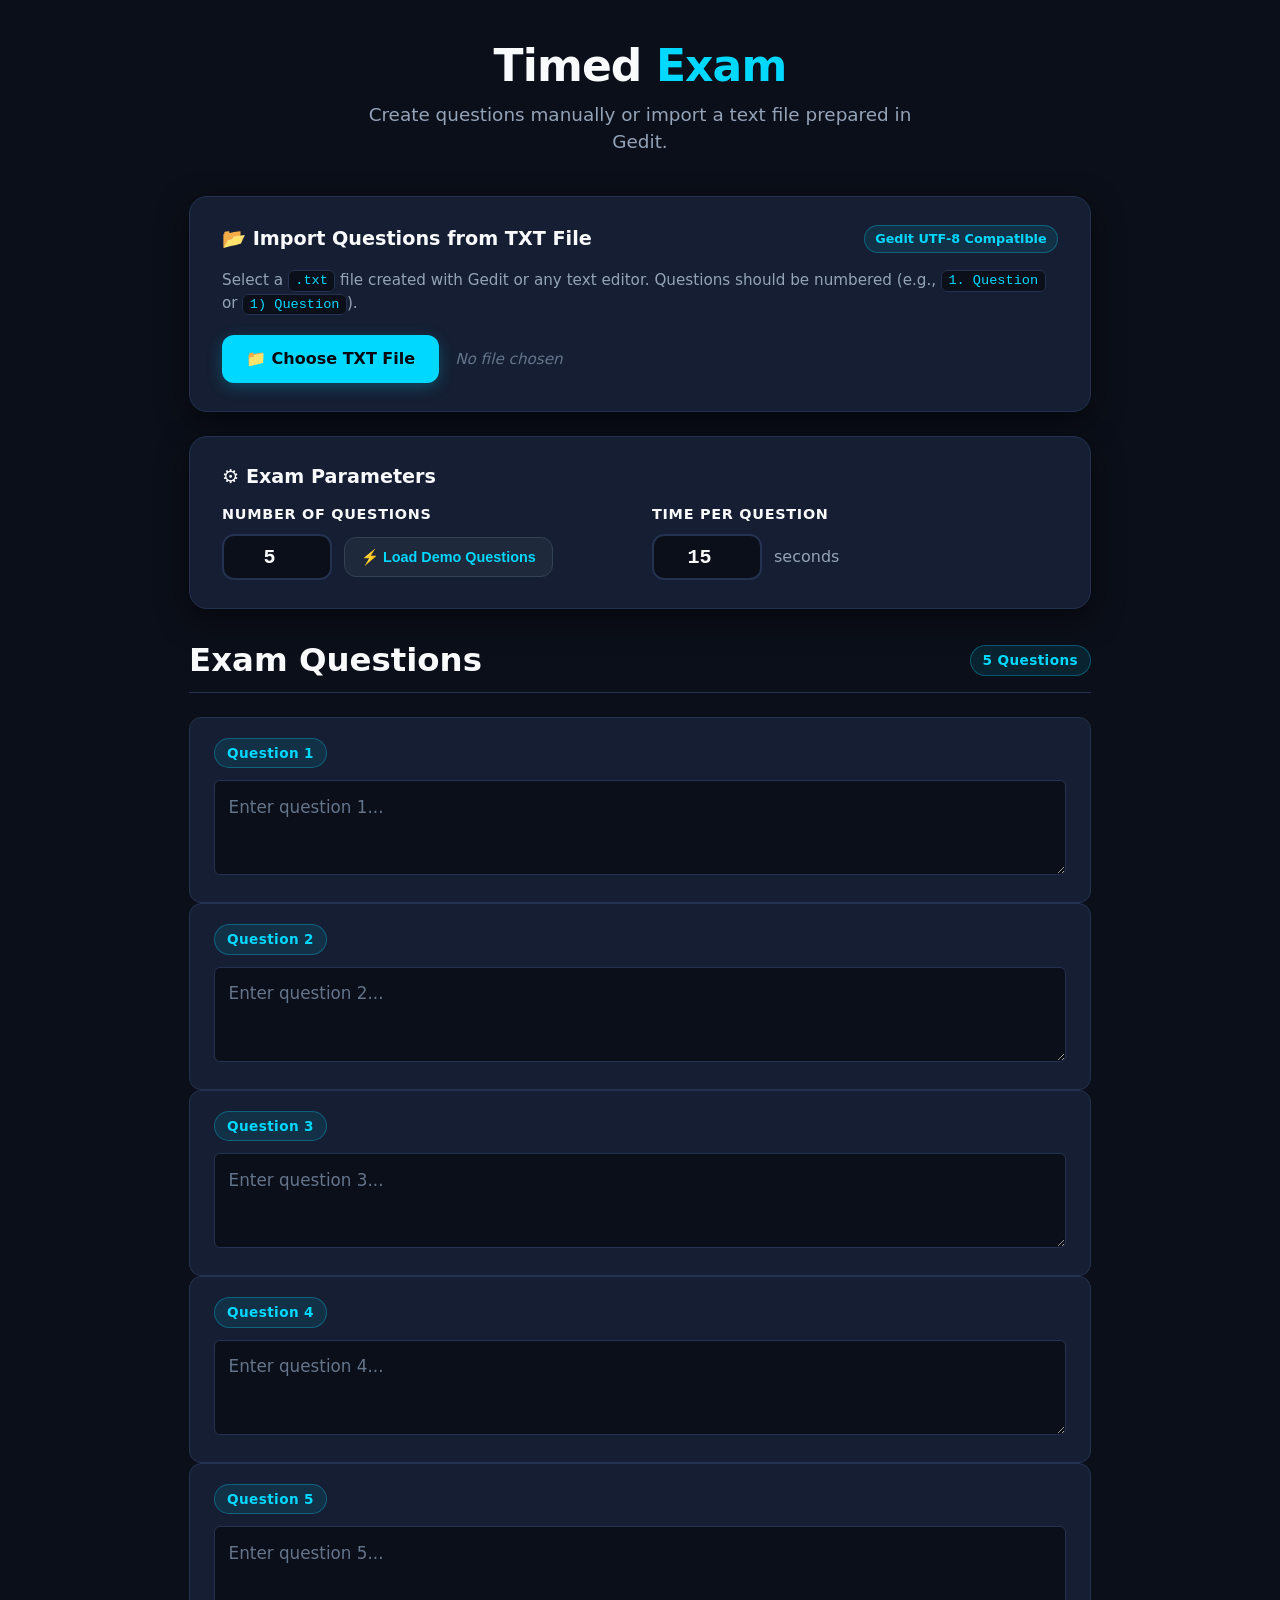
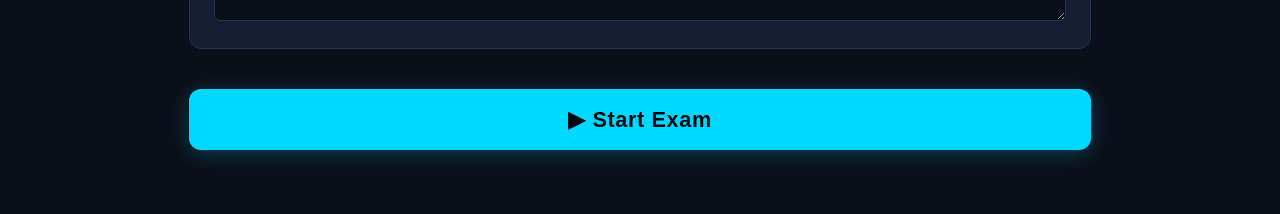
<file: index.html>
<!DOCTYPE html>
<html lang="en">
<head>
  <meta charset="UTF-8">
  <meta name="viewport" content="width=device-width, initial-scale=1.0">
  <title>Timed Exam - Setup</title>
  <meta name="description" content="Configure timed classroom examination questions or import from a Gedit UTF-8 text file.">
  <link rel="stylesheet" href="style.css">
</head>
<body>

  <main class="setup-container">
    
    <!-- HEADER -->
    <header class="setup-header">
      <h1>Timed <span>Exam</span></h1>
      <p class="subtitle">Create questions manually or import a text file prepared in Gedit.</p>
    </header>

    <!-- QUESTION SOURCE & CONFIGURATION CARDS -->
    <div class="setup-grid-cards">
      
      <!-- CARD 1: IMPORT FROM TXT FILE -->
      <section class="config-card import-card" aria-label="Import Questions from File">
        <div class="card-title-row">
          <h3>📂 Import Questions from TXT File</h3>
          <span class="gedit-badge" title="Compatible with Gedit on Ubuntu/Linux UTF-8 files">Gedit UTF-8 Compatible</span>
        </div>
        <p class="card-description">
          Select a <code>.txt</code> file created with Gedit or any text editor. Questions should be numbered (e.g., <code>1. Question</code> or <code>1) Question</code>).
        </p>

        <div class="import-controls-row">
          <label for="fileInput" class="btn-import-file">
            <span>📁 Choose TXT File</span>
            <input type="file" id="fileInput" accept=".txt,text/plain" class="hidden-file-input">
          </label>
          <span id="fileNameDisplay" class="file-name-display">No file chosen</span>
        </div>

        <!-- Import Success Banner -->
        <div id="importSuccessBanner" class="import-success-banner hidden" role="status">
          <span class="success-icon">✓</span>
          <span id="importSuccessMessage">12 questions imported successfully</span>
        </div>
      </section>

      <!-- CARD 2: EXAM TIME & MANUAL CONFIGURATION -->
      <section class="config-card" aria-label="Exam Time Settings">
        <div class="card-title-row">
          <h3>⚙️ Exam Parameters</h3>
        </div>

        <div class="config-grid">
          <!-- Number of Questions Input -->
          <div class="form-group">
            <label for="numQuestions">Number of Questions</label>
            <div class="form-control-row">
              <input 
                type="number" 
                id="numQuestions" 
                class="input-number" 
                value="5" 
                min="1" 
                max="100"
                aria-label="Number of questions"
              >
              <button type="button" id="btnLoadDemo" class="preset-btn" title="Populate with sample classroom questions">
                ⚡ Load Demo Questions
              </button>
            </div>
          </div>

          <!-- Time per Question Input -->
          <div class="form-group">
            <label for="timePerQuestion">Time Per Question</label>
            <div class="form-control-row">
              <input 
                type="number" 
                id="timePerQuestion" 
                class="input-number" 
                value="15" 
                min="1" 
                max="3600"
                aria-label="Time per question in seconds"
              >
              <span class="input-suffix">seconds</span>
            </div>
          </div>
        </div>
      </section>

    </div>

    <!-- VALIDATION ERROR BANNER -->
    <div id="errorBanner" class="error-banner hidden" role="alert">
      <span class="error-icon">⚠️</span>
      <span id="errorMessage">Please complete all required fields correctly.</span>
    </div>

    <!-- DYNAMIC QUESTION INPUTS SECTION -->
    <section class="questions-section" aria-label="Questions List">
      <div class="section-title">
        <h2>Exam Questions</h2>
        <span id="questionsCountBadge" class="question-badge">5 Questions</span>
      </div>

      <div id="questionsContainer">
        <!-- Dynamically generated question cards injected here -->
      </div>
    </section>

    <!-- START EXAM ACTION BUTTON -->
    <button type="button" id="btnStartExam" class="btn-primary-large">
      ▶ Start Exam
    </button>

  </main>

  <!-- OVERWRITE CONFIRMATION MODAL FOR IMPORT -->
  <div id="importConfirmModal" class="modal-overlay hidden" role="dialog" aria-modal="true" aria-labelledby="importConfirmTitle">
    <div class="modal-card">
      <div class="modal-icon">⚠️</div>
      <h2 id="importConfirmTitle" class="modal-title">Replace Questions?</h2>
      <p class="modal-body">You already have questions entered on the setup page. Importing this file will replace your current questions.</p>
      <div class="modal-actions">
        <button type="button" id="btnConfirmImport" class="btn-control btn-play">Replace & Import</button>
        <button type="button" id="btnCancelImport" class="btn-control btn-nav">Cancel</button>
      </div>
    </div>
  </div>

  <script src="script.js"></script>
</body>
</html>
</file>
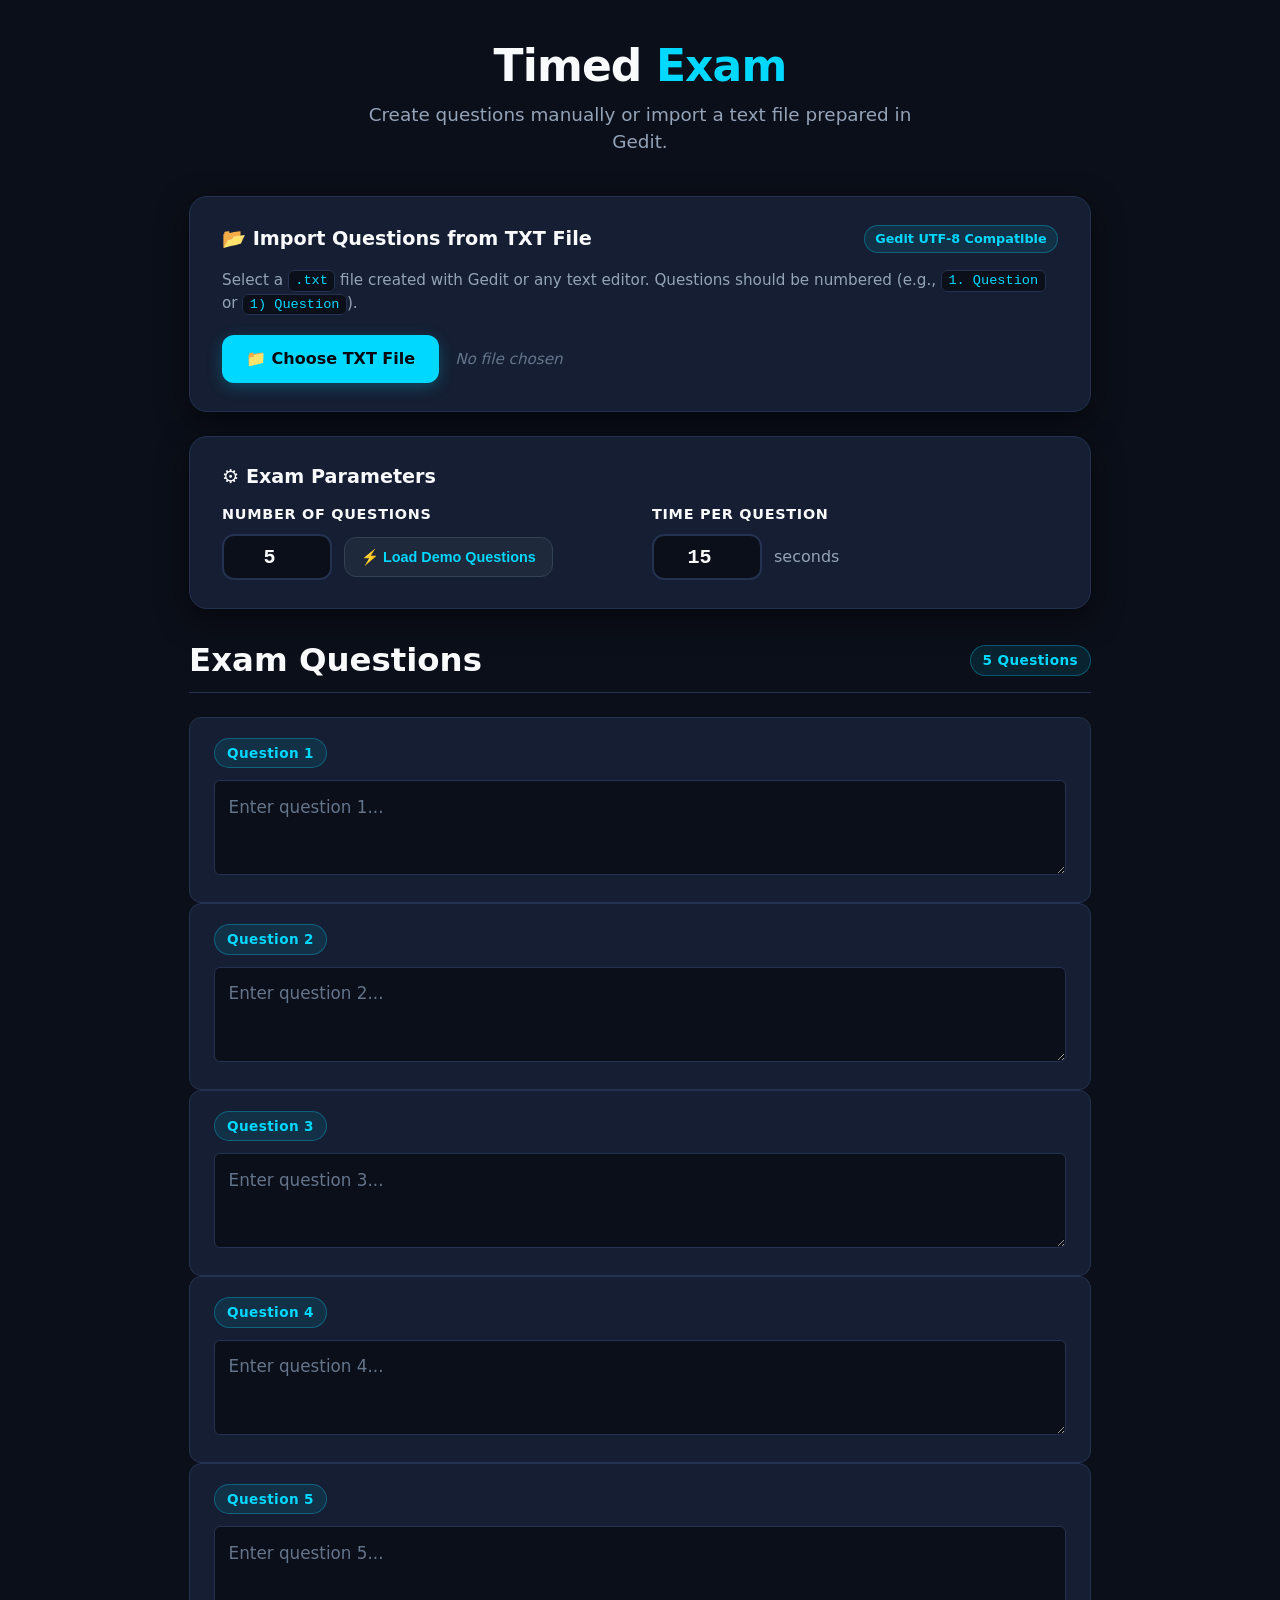
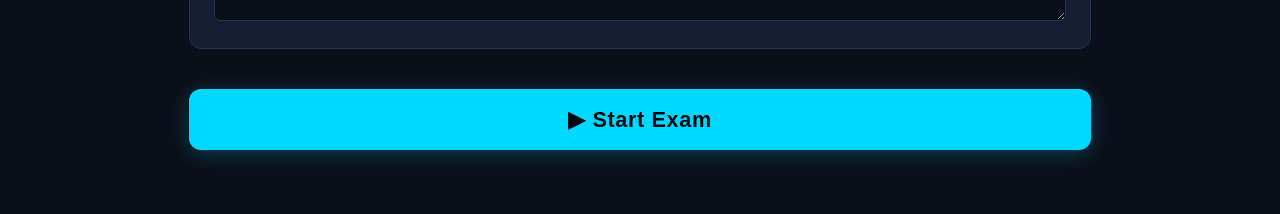
<file: exam.html>
<!DOCTYPE html>
<html lang="en">
<head>
  <meta charset="UTF-8">
  <meta name="viewport" content="width=device-width, initial-scale=1.0">
  <title>Timed Exam - Live Screen</title>
  <meta name="description" content="Classroom timed exam presentation screen with live countdown timer and teacher controls.">
  <link rel="stylesheet" href="style.css">
</head>
<body>

  <div class="exam-layout">
    
    <!-- TOP NAVIGATION & STATUS BAR -->
    <header class="exam-topbar">
      <div class="brand-title">TIMED <span>EXAM</span></div>

      <!-- Center Progress -->
      <div class="progress-container">
        <span id="progressText" class="progress-text">Question 1 of 1</span>
        <div class="progress-bar-bg">
          <div id="progressBarFill" class="progress-bar-fill"></div>
        </div>
      </div>

      <!-- Right Status & Fullscreen -->
      <div class="topbar-right">
        <div id="statusBadge" class="status-badge status-ready">
          <span class="status-dot"></span>
          <span id="statusText">READY</span>
        </div>
        <button type="button" id="btnFullscreen" class="btn-icon-top" title="Toggle Fullscreen (F)">
          ⛶
        </button>
      </div>
    </header>

    <!-- MAIN DISPLAY AREA (QUESTION & TIMER) -->
    <main class="exam-main-content">
      
      <!-- Prominent Question Card with dir="auto" for RTL/LTR Arabic Support -->
      <section id="questionCard" class="question-display-card" aria-live="polite">
        <p id="questionText" class="question-text-content" dir="auto">Loading question...</p>
      </section>

      <!-- Giant Countdown Timer -->
      <section class="timer-container" aria-label="Countdown Timer">
        <div id="timerBox" class="timer-box">
          <div id="timerNumber" class="timer-number">15</div>
          <div class="timer-label">SECONDS</div>
        </div>
      </section>

    </main>

    <!-- BOTTOM TEACHER CONTROLS BAR -->
    <footer class="controls-wrapper">
      
      <!-- Primary Controls Group -->
      <div class="controls-main-group">
        <button type="button" id="btnPrev" class="btn-control btn-nav" title="Previous Question (Left Arrow)">
          ← Previous
        </button>
        <button type="button" id="btnPlay" class="btn-control btn-play" title="Start/Resume Countdown (Spacebar)">
          ▶ Play
        </button>
        <button type="button" id="btnPause" class="btn-control btn-pause" title="Pause Countdown (Spacebar)">
          ⏸ Pause
        </button>
        <button type="button" id="btnStop" class="btn-control btn-stop" title="Stop Exam">
          ⏹ Stop
        </button>
        <button type="button" id="btnNext" class="btn-control btn-nav" title="Next Question (Right Arrow)">
          Next →
        </button>
      </div>

      <!-- Jump To Question Group -->
      <div class="controls-jump-group">
        <label for="jumpInput" class="jump-label">Start from question:</label>
        <input type="number" id="jumpInput" class="input-jump" min="1" value="1" aria-label="Jump to question number">
        <button type="button" id="btnGoJump" class="btn-go">GO</button>
      </div>

    </footer>

    <!-- KEYBOARD SHORTCUTS LEGEND -->
    <aside class="keyboard-legend">
      <span><span class="key-badge">Space</span> Play/Pause</span>
      <span><span class="key-badge">←</span> <span class="key-badge">→</span> Prev / Next</span>
      <span><span class="key-badge">F</span> Fullscreen</span>
    </aside>

  </div>

  <!-- STOP CONFIRMATION MODAL -->
  <div id="stopModal" class="modal-overlay hidden" role="dialog" aria-modal="true" aria-labelledby="stopModalTitle">
    <div class="modal-card">
      <div class="modal-icon">⚠️</div>
      <h2 id="stopModalTitle" class="modal-title">Stop the Exam?</h2>
      <p class="modal-body">Are you sure you want to stop the exam session and return to setup? Your current progress will be lost.</p>
      <div class="modal-actions">
        <button type="button" id="btnConfirmStop" class="btn-control btn-stop">Yes, Stop Exam</button>
        <button type="button" id="btnCancelStop" class="btn-control btn-nav">Cancel</button>
      </div>
    </div>
  </div>

  <!-- EXAM COMPLETION OVERLAY -->
  <div id="completionModal" class="modal-overlay hidden" role="dialog" aria-modal="true" aria-labelledby="completionTitle">
    <div class="modal-card">
      <div class="modal-icon">🎉</div>
      <h2 id="completionTitle" class="modal-title">EXAM COMPLETE</h2>
      <p id="completionMessage" class="modal-body">You have reached the end of the exam. All questions completed!</p>
      <div class="modal-actions">
        <button type="button" id="btnRestartExam" class="btn-control btn-play">🔄 Restart Exam</button>
        <button type="button" id="btnBackToSetup" class="btn-control btn-nav">⚙️ Back to Setup</button>
      </div>
    </div>
  </div>

  <script src="script.js"></script>
</body>
</html>
</file>
<file: style.css>
/* ==========================================================================
   TIMED QUESTION-BY-QUESTION EXAM TEMPLATE - STYLESHEET
   Dark Classroom & Projection-Optimized Theme
   ========================================================================== */

/* --------------------------------------------------------------------------
   1. CSS VARIABLES & THEME TOKENS
   -------------------------------------------------------------------------- */
:root {
  /* Color Palette - Dark Navy & Cyan Accent */
  --bg-dark: #0b0f19;
  --panel-bg: #151e32;
  --panel-bg-hover: #1c2842;
  --panel-border: #24324f;

  /* Accent Colors */
  --accent-cyan: #00d8ff;
  --accent-cyan-hover: #38e1ff;
  --accent-cyan-glow: rgba(0, 216, 255, 0.25);
  
  /* Text Colors */
  --text-primary: #f8fafc;
  --text-secondary: #94a3b8;
  --text-muted: #64748b;

  /* Status Colors */
  --status-ready: #38bdf8;
  --status-ready-bg: rgba(56, 189, 248, 0.12);
  --status-running: #22c55e;
  --status-running-bg: rgba(34, 197, 94, 0.12);
  --status-paused: #f59e0b;
  --status-paused-bg: rgba(245, 158, 11, 0.12);

  /* Timer Urgency Colors */
  --timer-normal: #00d8ff;
  --timer-warning: #f59e0b;
  --timer-danger: #ef4444;
  --timer-danger-bg: rgba(239, 68, 68, 0.15);

  /* Control Button Colors */
  --btn-secondary-bg: #1e293b;
  --btn-secondary-border: #334155;
  --btn-danger-bg: #7f1d1d;
  --btn-danger-hover: #991b1b;
  
  /* Layout & Utility Variables */
  --radius-sm: 6px;
  --radius-md: 12px;
  --radius-lg: 18px;
  --radius-pill: 9999px;
  --transition-fast: 0.15s ease;
  --transition-normal: 0.25s ease;
  --shadow-card: 0 10px 30px rgba(0, 0, 0, 0.5);
  --font-main: system-ui, -apple-system, BlinkMacSystemFont, "Segoe UI", Roboto, Helvetica, Arial, sans-serif;
  --font-mono: ui-monospace, SFMono-Regular, Consolas, "Courier New", monospace;
}

/* --------------------------------------------------------------------------
   2. GLOBAL RESETS & BASE STYLES
   -------------------------------------------------------------------------- */
*, *::before, *::after {
  box-sizing: border-box;
  margin: 0;
  padding: 0;
}

html, body {
  width: 100%;
  min-height: 100vh;
  background-color: var(--bg-dark);
  color: var(--text-primary);
  font-family: var(--font-main);
  line-height: 1.5;
  -webkit-font-smoothing: antialiased;
  overflow-x: hidden;
}

body {
  display: flex;
  flex-direction: column;
}

/* Typography Base */
h1, h2, h3, h4, h5, h6 {
  color: var(--text-primary);
  font-weight: 700;
  line-height: 1.2;
}

a {
  color: var(--accent-cyan);
  text-decoration: none;
}

/* --------------------------------------------------------------------------
   3. SETUP PAGE (INDEX.HTML) STYLES
   -------------------------------------------------------------------------- */
.setup-container {
  max-width: 950px;
  margin: 0 auto;
  padding: 2.5rem 1.5rem 4rem;
  width: 100%;
}

.setup-header {
  text-align: center;
  margin-bottom: 2.5rem;
}

.setup-header h1 {
  font-size: clamp(2rem, 5vw, 2.75rem);
  color: var(--text-primary);
  letter-spacing: -0.02em;
  margin-bottom: 0.5rem;
}

.setup-header h1 span {
  color: var(--accent-cyan);
}

.setup-header .subtitle {
  font-size: 1.15rem;
  color: var(--text-secondary);
  max-width: 600px;
  margin: 0 auto;
}

/* Setup Cards Layout */
.setup-grid-cards {
  display: flex;
  flex-direction: column;
  gap: 1.5rem;
  margin-bottom: 2rem;
}

.config-card {
  background-color: var(--panel-bg);
  border: 1px solid var(--panel-border);
  border-radius: var(--radius-lg);
  padding: 1.75rem 2rem;
  box-shadow: var(--shadow-card);
}

.card-title-row {
  display: flex;
  justify-content: space-between;
  align-items: center;
  margin-bottom: 1rem;
}

.card-title-row h3 {
  font-size: 1.2rem;
  color: var(--text-primary);
}

.card-description {
  color: var(--text-secondary);
  font-size: 0.95rem;
  margin-bottom: 1.25rem;
  line-height: 1.5;
}

.card-description code {
  background-color: var(--bg-dark);
  color: var(--accent-cyan);
  padding: 0.15rem 0.4rem;
  border-radius: var(--radius-sm);
  font-family: var(--font-mono);
  font-size: 0.85rem;
  border: 1px solid var(--panel-border);
}

.gedit-badge {
  background-color: rgba(0, 216, 255, 0.1);
  color: var(--accent-cyan);
  border: 1px solid rgba(0, 216, 255, 0.3);
  padding: 0.2rem 0.65rem;
  border-radius: var(--radius-pill);
  font-size: 0.8rem;
  font-weight: 700;
}

/* File Import Controls */
.import-controls-row {
  display: flex;
  align-items: center;
  gap: 1rem;
  flex-wrap: wrap;
}

.hidden-file-input {
  display: none;
}

.btn-import-file {
  background-color: var(--accent-cyan);
  color: #040810;
  font-weight: 700;
  font-size: 1rem;
  padding: 0.75rem 1.5rem;
  border-radius: var(--radius-md);
  cursor: pointer;
  display: inline-flex;
  align-items: center;
  gap: 0.5rem;
  transition: all var(--transition-fast);
  box-shadow: 0 4px 15px var(--accent-cyan-glow);
}

.btn-import-file:hover {
  background-color: var(--accent-cyan-hover);
  transform: translateY(-2px);
  box-shadow: 0 6px 20px rgba(0, 216, 255, 0.35);
}

.file-name-display {
  color: var(--text-muted);
  font-size: 0.95rem;
  font-style: italic;
  max-width: 300px;
  overflow: hidden;
  text-overflow: ellipsis;
  white-space: nowrap;
}

.file-name-display.active {
  color: var(--text-primary);
  font-style: normal;
  font-weight: 600;
}

/* Import Success Banner */
.import-success-banner {
  background-color: rgba(34, 197, 94, 0.15);
  border: 1px solid rgba(34, 197, 94, 0.4);
  color: #4ac775;
  padding: 0.75rem 1rem;
  border-radius: var(--radius-md);
  font-weight: 600;
  font-size: 0.95rem;
  margin-top: 1rem;
  display: flex;
  align-items: center;
  gap: 0.6rem;
  animation: fadeIn 0.3s ease;
}

.import-success-banner.hidden {
  display: none;
}

.success-icon {
  font-weight: 900;
  font-size: 1.1rem;
}

/* Config Grid */
.config-grid {
  display: grid;
  grid-template-columns: repeat(auto-fit, minmax(250px, 1fr));
  gap: 1.5rem;
  align-items: center;
}

.form-group {
  display: flex;
  flex-direction: column;
  gap: 0.5rem;
}

.form-group label {
  font-size: 0.9rem;
  font-weight: 600;
  color: var(--text-primary);
  text-transform: uppercase;
  letter-spacing: 0.05em;
}

.form-control-row {
  display: flex;
  align-items: center;
  gap: 0.75rem;
}

.input-number {
  background-color: var(--bg-dark);
  border: 2px solid var(--panel-border);
  color: var(--text-primary);
  font-size: 1.25rem;
  font-weight: 700;
  font-family: var(--font-mono);
  padding: 0.6rem 1rem;
  border-radius: var(--radius-md);
  width: 110px;
  text-align: center;
  transition: border-color var(--transition-fast), box-shadow var(--transition-fast);
}

.input-number:focus {
  outline: none;
  border-color: var(--accent-cyan);
  box-shadow: 0 0 0 3px var(--accent-cyan-glow);
}

.input-suffix {
  color: var(--text-secondary);
  font-weight: 500;
}

.preset-btn {
  background-color: var(--btn-secondary-bg);
  border: 1px solid var(--btn-secondary-border);
  color: var(--accent-cyan);
  padding: 0.65rem 1rem;
  border-radius: var(--radius-md);
  font-weight: 600;
  font-size: 0.9rem;
  cursor: pointer;
  transition: all var(--transition-fast);
  white-space: nowrap;
}

.preset-btn:hover {
  background-color: var(--panel-border);
  color: #ffffff;
  border-color: var(--accent-cyan);
}

/* Dynamic Questions Inputs Section */
.questions-section {
  display: flex;
  flex-direction: column;
  gap: 1.5rem;
  margin-bottom: 2.5rem;
}

.section-title {
  font-size: 1.35rem;
  color: var(--text-primary);
  display: flex;
  justify-content: space-between;
  align-items: center;
  border-bottom: 1px solid var(--panel-border);
  padding-bottom: 0.75rem;
}

.question-card {
  background-color: var(--panel-bg);
  border: 1px solid var(--panel-border);
  border-radius: var(--radius-md);
  padding: 1.25rem 1.5rem;
  transition: border-color var(--transition-fast);
}

.question-card:focus-within {
  border-color: var(--accent-cyan);
}

.question-card-header {
  display: flex;
  justify-content: space-between;
  align-items: center;
  margin-bottom: 0.75rem;
}

.question-badge {
  background-color: rgba(0, 216, 255, 0.1);
  color: var(--accent-cyan);
  border: 1px solid rgba(0, 216, 255, 0.3);
  padding: 0.25rem 0.75rem;
  border-radius: var(--radius-pill);
  font-size: 0.85rem;
  font-weight: 700;
  letter-spacing: 0.03em;
}

/* Textarea with dir="auto" Unicode Bidirectional Arabic Support */
.question-textarea {
  width: 100%;
  min-height: 95px;
  background-color: var(--bg-dark);
  border: 1px solid var(--panel-border);
  border-radius: var(--radius-sm);
  color: var(--text-primary);
  font-family: var(--font-main);
  font-size: 1.05rem;
  padding: 0.85rem;
  resize: vertical;
  line-height: 1.5;
  direction: auto;
  unicode-bidi: plaintext;
  text-align: start;
  transition: border-color var(--transition-fast);
}

.question-textarea:focus {
  outline: none;
  border-color: var(--accent-cyan);
  box-shadow: 0 0 0 2px var(--accent-cyan-glow);
}

.question-textarea::placeholder {
  color: var(--text-muted);
}

/* Error Banner */
.error-banner {
  background-color: var(--btn-danger-bg);
  border: 1px solid var(--timer-danger);
  color: #ffffff;
  padding: 1rem 1.25rem;
  border-radius: var(--radius-md);
  font-weight: 600;
  margin-bottom: 1.5rem;
  display: flex;
  align-items: center;
  gap: 0.75rem;
  animation: shake 0.3s ease;
}

.error-banner.hidden {
  display: none;
}

@keyframes shake {
  0%, 100% { transform: translateX(0); }
  20%, 60% { transform: translateX(-6px); }
  40%, 80% { transform: translateX(6px); }
}

/* Primary Action Button */
.btn-primary-large {
  width: 100%;
  background-color: var(--accent-cyan);
  color: #040810;
  font-size: 1.35rem;
  font-weight: 800;
  padding: 1.1rem;
  border: none;
  border-radius: var(--radius-md);
  cursor: pointer;
  display: flex;
  justify-content: center;
  align-items: center;
  gap: 0.75rem;
  letter-spacing: 0.03em;
  box-shadow: 0 4px 20px var(--accent-cyan-glow);
  transition: all var(--transition-fast);
}

.btn-primary-large:hover {
  background-color: var(--accent-cyan-hover);
  transform: translateY(-2px);
  box-shadow: 0 6px 25px rgba(0, 216, 255, 0.4);
}

.btn-primary-large:active {
  transform: translateY(0);
}


/* --------------------------------------------------------------------------
   4. EXAM PRESENTATION SCREEN (EXAM.HTML) STYLES
   -------------------------------------------------------------------------- */
.exam-layout {
  min-height: 100vh;
  display: flex;
  flex-direction: column;
  justify-content: space-between;
  padding: 1.25rem;
  max-width: 1400px;
  margin: 0 auto;
  width: 100%;
}

/* Top Navigation & Status Bar */
.exam-topbar {
  display: grid;
  grid-template-columns: 200px 1fr 200px;
  align-items: center;
  gap: 1.5rem;
  background-color: var(--panel-bg);
  border: 1px solid var(--panel-border);
  border-radius: var(--radius-md);
  padding: 0.85rem 1.5rem;
  box-shadow: 0 4px 20px rgba(0, 0, 0, 0.3);
}

.brand-title {
  font-size: 1.1rem;
  font-weight: 800;
  letter-spacing: 0.08em;
  color: var(--text-secondary);
  text-transform: uppercase;
}

.brand-title span {
  color: var(--accent-cyan);
}

/* Central Progress Tracker */
.progress-container {
  display: flex;
  flex-direction: column;
  align-items: center;
  gap: 0.4rem;
  width: 100%;
  max-width: 550px;
  margin: 0 auto;
}

.progress-text {
  font-size: 1.15rem;
  font-weight: 700;
  color: var(--text-primary);
  letter-spacing: 0.02em;
}

.progress-bar-bg {
  width: 100%;
  height: 10px;
  background-color: var(--bg-dark);
  border-radius: var(--radius-pill);
  overflow: hidden;
  border: 1px solid var(--panel-border);
}

.progress-bar-fill {
  height: 100%;
  background: linear-gradient(90deg, var(--accent-cyan), #3b82f6);
  border-radius: var(--radius-pill);
  width: 10%;
  transition: width 0.4s cubic-bezier(0.4, 0, 0.2, 1);
}

/* Status Badge Component */
.topbar-right {
  display: flex;
  justify-content: flex-end;
  align-items: center;
  gap: 1rem;
}

.status-badge {
  display: inline-flex;
  align-items: center;
  gap: 0.5rem;
  padding: 0.35rem 0.9rem;
  border-radius: var(--radius-pill);
  font-size: 0.85rem;
  font-weight: 800;
  letter-spacing: 0.06em;
  text-transform: uppercase;
}

.status-badge.status-ready {
  background-color: var(--status-ready-bg);
  color: var(--status-ready);
  border: 1px solid rgba(56, 189, 248, 0.3);
}

.status-badge.status-running {
  background-color: var(--status-running-bg);
  color: var(--status-running);
  border: 1px solid rgba(34, 197, 94, 0.3);
}

.status-badge.status-paused {
  background-color: var(--status-paused-bg);
  color: var(--status-paused);
  border: 1px solid rgba(245, 158, 11, 0.3);
}

.status-dot {
  width: 8px;
  height: 8px;
  border-radius: 50%;
  background-color: currentColor;
}

.status-badge.status-running .status-dot {
  animation: pulse-dot 1.5s infinite;
}

@keyframes pulse-dot {
  0%, 100% { opacity: 1; transform: scale(1); }
  50% { opacity: 0.4; transform: scale(0.75); }
}

.btn-icon-top {
  background: var(--bg-dark);
  border: 1px solid var(--panel-border);
  color: var(--text-primary);
  width: 38px;
  height: 38px;
  border-radius: var(--radius-sm);
  display: flex;
  align-items: center;
  justify-content: center;
  cursor: pointer;
  font-size: 1.1rem;
  transition: all var(--transition-fast);
}

.btn-icon-top:hover {
  border-color: var(--accent-cyan);
  color: var(--accent-cyan);
}


/* --------------------------------------------------------------------------
   5. MAIN QUESTION & TIMER PRESENTATION AREA
   -------------------------------------------------------------------------- */
.exam-main-content {
  display: flex;
  flex-direction: column;
  align-items: center;
  justify-content: center;
  flex: 1;
  padding: 2rem 1rem;
  gap: 2rem;
  width: 100%;
}

/* Question Display Box with Bidirectional Text Support */
.question-display-card {
  background-color: var(--panel-bg);
  border: 1px solid var(--panel-border);
  border-radius: var(--radius-lg);
  padding: 2.5rem 3rem;
  width: 100%;
  max-width: 1050px;
  min-height: 220px;
  display: flex;
  align-items: center;
  justify-content: center;
  text-align: center;
  box-shadow: var(--shadow-card);
  transition: opacity var(--transition-normal), transform var(--transition-normal);
}

.question-display-card.transitioning {
  opacity: 0.1;
  transform: scale(0.98);
}

.question-text-content {
  font-size: clamp(1.6rem, 3.5vw, 2.5rem);
  font-weight: 600;
  color: var(--text-primary);
  line-height: 1.4;
  word-wrap: break-word;
  white-space: pre-line;
  direction: auto;
  unicode-bidi: plaintext;
  text-align: start;
}

/* Giant Countdown Timer Display */
.timer-container {
  display: flex;
  flex-direction: column;
  align-items: center;
  justify-content: center;
}

.timer-box {
  background-color: var(--panel-bg);
  border: 3px solid var(--panel-border);
  border-radius: var(--radius-lg);
  padding: 1.25rem 3.5rem;
  min-width: 280px;
  text-align: center;
  box-shadow: 0 10px 40px rgba(0, 0, 0, 0.6);
  transition: border-color 0.3s ease, background-color 0.3s ease, transform 0.2s ease;
}

.timer-number {
  font-family: var(--font-mono);
  font-size: clamp(4.5rem, 10vw, 7.5rem);
  font-weight: 900;
  line-height: 1;
  color: var(--timer-normal);
  transition: color 0.3s ease;
}

.timer-label {
  font-size: 1.1rem;
  font-weight: 800;
  letter-spacing: 0.25em;
  color: var(--text-muted);
  text-transform: uppercase;
  margin-top: 0.25rem;
}

/* Timer Urgency States */
.timer-box.warning {
  border-color: var(--timer-warning);
}

.timer-box.warning .timer-number {
  color: var(--timer-warning);
}

.timer-box.danger {
  border-color: var(--timer-danger);
  background-color: var(--timer-danger-bg);
  animation: pulse-danger 1s infinite alternate;
}

.timer-box.danger .timer-number {
  color: var(--timer-danger);
}

@keyframes pulse-danger {
  0% { transform: scale(1); box-shadow: 0 0 20px rgba(239, 68, 68, 0.3); }
  100% { transform: scale(1.03); box-shadow: 0 0 40px rgba(239, 68, 68, 0.6); }
}


/* --------------------------------------------------------------------------
   6. BOTTOM TEACHER CONTROLS BAR
   -------------------------------------------------------------------------- */
.controls-wrapper {
  background-color: var(--panel-bg);
  border: 1px solid var(--panel-border);
  border-radius: var(--radius-md);
  padding: 1rem 1.5rem;
  display: flex;
  flex-wrap: wrap;
  align-items: center;
  justify-content: space-between;
  gap: 1.25rem;
  box-shadow: 0 -4px 25px rgba(0, 0, 0, 0.4);
}

.controls-main-group {
  display: flex;
  align-items: center;
  gap: 0.75rem;
}

/* Action Control Buttons */
.btn-control {
  font-family: var(--font-main);
  font-size: 1.05rem;
  font-weight: 700;
  padding: 0.75rem 1.4rem;
  border-radius: var(--radius-md);
  border: 1px solid transparent;
  cursor: pointer;
  display: inline-flex;
  align-items: center;
  gap: 0.5rem;
  transition: all var(--transition-fast);
  white-space: nowrap;
}

.btn-control:disabled {
  opacity: 0.35;
  cursor: not-allowed;
  transform: none !important;
}

.btn-play {
  background-color: var(--status-running);
  color: #042f14;
}

.btn-play:hover:not(:disabled) {
  background-color: #4ac775;
  transform: translateY(-2px);
  box-shadow: 0 4px 15px rgba(34, 197, 94, 0.4);
}

.btn-pause {
  background-color: var(--status-paused);
  color: #381c00;
}

.btn-pause:hover:not(:disabled) {
  background-color: #fbbf24;
  transform: translateY(-2px);
  box-shadow: 0 4px 15px rgba(245, 158, 11, 0.4);
}

.btn-stop {
  background-color: var(--btn-danger-bg);
  color: #ffffff;
  border-color: var(--timer-danger);
}

.btn-stop:hover:not(:disabled) {
  background-color: var(--btn-danger-hover);
  transform: translateY(-2px);
  box-shadow: 0 4px 15px rgba(239, 68, 68, 0.4);
}

.btn-nav {
  background-color: var(--btn-secondary-bg);
  border-color: var(--btn-secondary-border);
  color: var(--text-primary);
}

.btn-nav:hover:not(:disabled) {
  background-color: var(--panel-border);
  color: var(--accent-cyan);
  border-color: var(--accent-cyan);
}

/* Jump to Question Group */
.controls-jump-group {
  display: flex;
  align-items: center;
  gap: 0.6rem;
  background-color: var(--bg-dark);
  padding: 0.4rem 0.75rem;
  border-radius: var(--radius-md);
  border: 1px solid var(--panel-border);
}

.jump-label {
  font-size: 0.9rem;
  color: var(--text-secondary);
  font-weight: 600;
}

.input-jump {
  width: 60px;
  background-color: var(--panel-bg);
  border: 1px solid var(--panel-border);
  color: var(--text-primary);
  font-size: 1rem;
  font-weight: 700;
  font-family: var(--font-mono);
  padding: 0.4rem 0.5rem;
  border-radius: var(--radius-sm);
  text-align: center;
}

.input-jump:focus {
  outline: none;
  border-color: var(--accent-cyan);
}

.btn-go {
  padding: 0.4rem 0.8rem;
  font-size: 0.9rem;
  background-color: var(--btn-secondary-bg);
  color: var(--accent-cyan);
  border: 1px solid var(--btn-secondary-border);
  border-radius: var(--radius-sm);
  font-weight: 700;
  cursor: pointer;
}

.btn-go:hover {
  background-color: var(--accent-cyan);
  color: #040810;
}

/* Keyboard Hints Footer */
.keyboard-legend {
  display: flex;
  justify-content: center;
  align-items: center;
  gap: 1.5rem;
  margin-top: 0.75rem;
  color: var(--text-muted);
  font-size: 0.85rem;
}

.key-badge {
  background-color: var(--panel-bg);
  border: 1px solid var(--panel-border);
  color: var(--text-secondary);
  padding: 0.15rem 0.45rem;
  border-radius: 4px;
  font-family: var(--font-mono);
  font-weight: 700;
  font-size: 0.8rem;
}


/* --------------------------------------------------------------------------
   7. MODALS & OVERLAYS (COMPLETION & CONFIRMATIONS)
   -------------------------------------------------------------------------- */
.modal-overlay {
  position: fixed;
  top: 0;
  left: 0;
  width: 100vw;
  height: 100vh;
  background-color: rgba(6, 10, 18, 0.85);
  backdrop-filter: blur(8px);
  display: flex;
  align-items: center;
  justify-content: center;
  z-index: 1000;
  padding: 1.5rem;
  animation: fadeIn 0.25s ease;
}

.modal-overlay.hidden {
  display: none;
}

@keyframes fadeIn {
  from { opacity: 0; }
  to { opacity: 1; }
}

.modal-card {
  background-color: var(--panel-bg);
  border: 2px solid var(--panel-border);
  border-radius: var(--radius-lg);
  padding: 2.5rem 3rem;
  max-width: 550px;
  width: 100%;
  text-align: center;
  box-shadow: 0 20px 60px rgba(0, 0, 0, 0.8);
  animation: slideUp 0.3s cubic-bezier(0.175, 0.885, 0.32, 1.275);
}

@keyframes slideUp {
  from { transform: translateY(30px); opacity: 0; }
  to { transform: translateY(0); opacity: 1; }
}

.modal-icon {
  font-size: 3.5rem;
  margin-bottom: 1rem;
}

.modal-title {
  font-size: 2rem;
  margin-bottom: 0.75rem;
  color: var(--text-primary);
}

.modal-body {
  font-size: 1.1rem;
  color: var(--text-secondary);
  margin-bottom: 2rem;
  line-height: 1.6;
}

.modal-actions {
  display: flex;
  gap: 1rem;
  justify-content: center;
}

.modal-actions .btn-control {
  flex: 1;
  justify-content: center;
}


/* --------------------------------------------------------------------------
   8. RESPONSIVE BREAKPOINTS (TABLET & PROJECTOR RATIOS)
   -------------------------------------------------------------------------- */
@media (max-width: 900px) {
  .exam-topbar {
    grid-template-columns: 1fr;
    gap: 0.75rem;
    text-align: center;
  }
  
  .topbar-right {
    justify-content: center;
  }

  .controls-wrapper {
    flex-direction: column;
    align-items: stretch;
  }

  .controls-main-group {
    justify-content: center;
    flex-wrap: wrap;
  }

  .controls-jump-group {
    justify-content: center;
  }
}

@media (max-width: 600px) {
  .setup-container {
    padding: 1.5rem 1rem;
  }

  .question-display-card {
    padding: 1.5rem 1rem;
  }

  .timer-box {
    padding: 1rem 2rem;
    min-width: 220px;
  }

  .keyboard-legend {
    display: none;
  }
}
</file>
